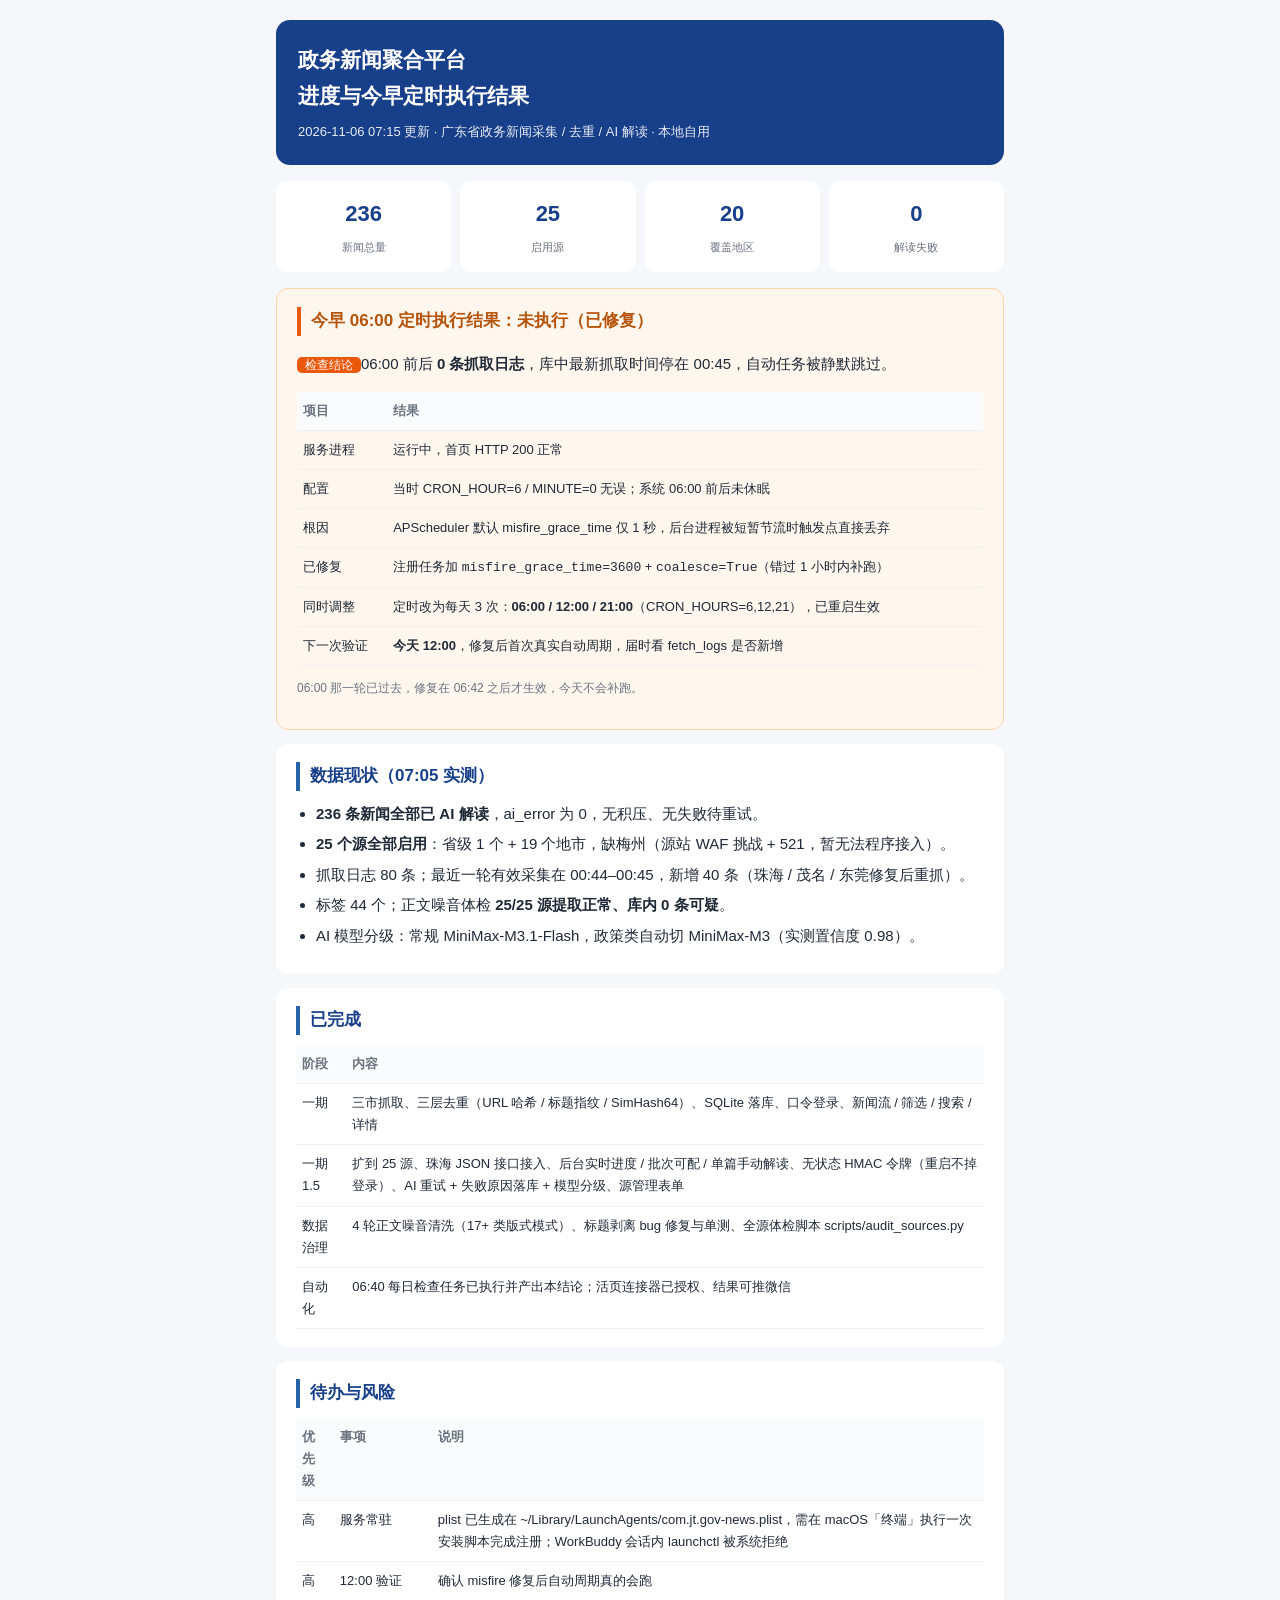
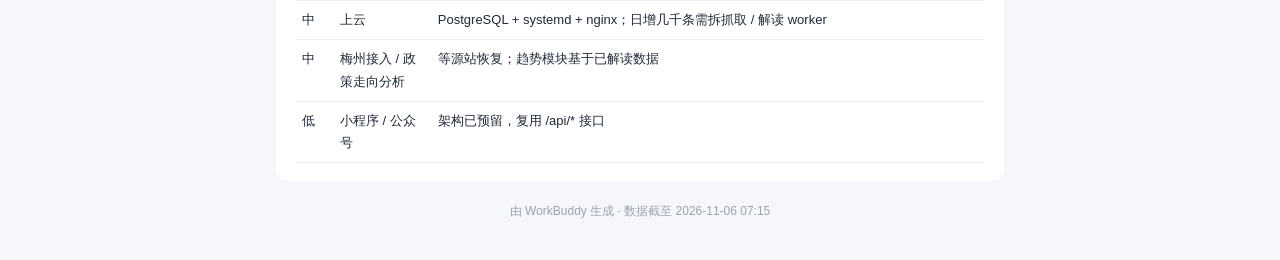
<file: docs/进度与定时执行结果-2026-11-06.html>
<!DOCTYPE html>
<html lang="zh-CN">
<head>
<meta charset="utf-8">
<meta name="viewport" content="width=device-width,initial-scale=1">
<title>政务新闻平台 · 进度与今早定时执行结果（11-06）</title>
<style>
*{box-sizing:border-box}body{margin:0;background:#f5f7fa;color:#1f2937;font-family:-apple-system,BlinkMacSystemFont,"PingFang SC",Arial,sans-serif;line-height:1.7;font-size:15px}
.wrap{max-width:760px;margin:0 auto;padding:20px 16px 40px}
.hero{background:#173f8a;color:#fff;border-radius:14px;padding:22px;margin-bottom:16px}
.hero h1{margin:0 0 8px;font-size:21px}.hero p{margin:0;opacity:.9;font-size:13px}
.kpis{display:grid;grid-template-columns:repeat(4,1fr);gap:9px;margin-bottom:16px}
.kpi{background:#fff;border-radius:11px;padding:14px 8px;text-align:center}.kpi b{display:block;font-size:22px;color:#173f8a}.kpi span{font-size:11px;color:#6b7280}
.card{background:#fff;border-radius:12px;padding:18px 20px;margin-bottom:14px}
.card h2{margin:0 0 10px;font-size:17px;color:#173f8a;border-left:4px solid #2563a8;padding-left:10px}
.alert{background:#fff7ed;border:1px solid #fed7aa}.alert h2{color:#b45309;border-left-color:#ea580c}
.badge{background:#ea580c;color:#fff;border-radius:5px;padding:1px 8px;font-size:12px}
ul{margin:8px 0;padding-left:20px}li{margin:5px 0}
table{width:100%;border-collapse:collapse;font-size:13px;margin-top:8px}
th,td{border-bottom:1px solid #eef0f3;padding:8px 6px;text-align:left;vertical-align:top}th{background:#fafbfc;color:#6b7280}
.muted{color:#6b7280;font-size:12px}.foot{text-align:center;color:#9ca3af;font-size:12px;margin-top:20px}
@media(max-width:420px){.kpis{grid-template-columns:repeat(2,1fr)}}
</style>
</head>
<body><div class="wrap">
<div class="hero">
<h1>政务新闻聚合平台<br>进度与今早定时执行结果</h1>
<p>2026-11-06 07:15 更新 · 广东省政务新闻采集 / 去重 / AI 解读 · 本地自用</p>
</div>

<div class="kpis">
<div class="kpi"><b>236</b><span>新闻总量</span></div>
<div class="kpi"><b>25</b><span>启用源</span></div>
<div class="kpi"><b>20</b><span>覆盖地区</span></div>
<div class="kpi"><b>0</b><span>解读失败</span></div>
</div>

<div class="card alert">
<h2>今早 06:00 定时执行结果：未执行（已修复）</h2>
<p><span class="badge">检查结论</span>06:00 前后 <b>0 条抓取日志</b>，库中最新抓取时间停在 00:45，自动任务被静默跳过。</p>
<table>
<tr><th>项目</th><th>结果</th></tr>
<tr><td>服务进程</td><td>运行中，首页 HTTP 200 正常</td></tr>
<tr><td>配置</td><td>当时 CRON_HOUR=6 / MINUTE=0 无误；系统 06:00 前后未休眠</td></tr>
<tr><td>根因</td><td>APScheduler 默认 misfire_grace_time 仅 1 秒，后台进程被短暂节流时触发点直接丢弃</td></tr>
<tr><td>已修复</td><td>注册任务加 <code>misfire_grace_time=3600</code> + <code>coalesce=True</code>（错过 1 小时内补跑）</td></tr>
<tr><td>同时调整</td><td>定时改为每天 3 次：<b>06:00 / 12:00 / 21:00</b>（CRON_HOURS=6,12,21），已重启生效</td></tr>
<tr><td>下一次验证</td><td><b>今天 12:00</b>，修复后首次真实自动周期，届时看 fetch_logs 是否新增</td></tr>
</table>
<p class="muted">06:00 那一轮已过去，修复在 06:42 之后才生效，今天不会补跑。</p>
</div>

<div class="card">
<h2>数据现状（07:05 实测）</h2>
<ul>
<li><b>236 条新闻全部已 AI 解读</b>，ai_error 为 0，无积压、无失败待重试。</li>
<li><b>25 个源全部启用</b>：省级 1 个 + 19 个地市，缺梅州（源站 WAF 挑战 + 521，暂无法程序接入）。</li>
<li>抓取日志 80 条；最近一轮有效采集在 00:44–00:45，新增 40 条（珠海 / 茂名 / 东莞修复后重抓）。</li>
<li>标签 44 个；正文噪音体检 <b>25/25 源提取正常、库内 0 条可疑</b>。</li>
<li>AI 模型分级：常规 MiniMax-M3.1-Flash，政策类自动切 MiniMax-M3（实测置信度 0.98）。</li>
</ul>
</div>

<div class="card">
<h2>已完成</h2>
<table>
<tr><th>阶段</th><th>内容</th></tr>
<tr><td>一期</td><td>三市抓取、三层去重（URL 哈希 / 标题指纹 / SimHash64）、SQLite 落库、口令登录、新闻流 / 筛选 / 搜索 / 详情</td></tr>
<tr><td>一期 1.5</td><td>扩到 25 源、珠海 JSON 接口接入、后台实时进度 / 批次可配 / 单篇手动解读、无状态 HMAC 令牌（重启不掉登录）、AI 重试 + 失败原因落库 + 模型分级、源管理表单</td></tr>
<tr><td>数据治理</td><td>4 轮正文噪音清洗（17+ 类版式模式）、标题剥离 bug 修复与单测、全源体检脚本 scripts/audit_sources.py</td></tr>
<tr><td>自动化</td><td>06:40 每日检查任务已执行并产出本结论；活页连接器已授权、结果可推微信</td></tr>
</table>
</div>

<div class="card">
<h2>待办与风险</h2>
<table>
<tr><th>优先级</th><th>事项</th><th>说明</th></tr>
<tr><td>高</td><td>服务常驻</td><td>plist 已生成在 ~/Library/LaunchAgents/com.jt.gov-news.plist，需在 macOS「终端」执行一次安装脚本完成注册；WorkBuddy 会话内 launchctl 被系统拒绝</td></tr>
<tr><td>高</td><td>12:00 验证</td><td>确认 misfire 修复后自动周期真的会跑</td></tr>
<tr><td>中</td><td>上云</td><td>PostgreSQL + systemd + nginx；日增几千条需拆抓取 / 解读 worker</td></tr>
<tr><td>中</td><td>梅州接入 / 政策走向分析</td><td>等源站恢复；趋势模块基于已解读数据</td></tr>
<tr><td>低</td><td>小程序 / 公众号</td><td>架构已预留，复用 /api/* 接口</td></tr>
</table>
</div>

<div class="foot">由 WorkBuddy 生成 · 数据截至 2026-11-06 07:15</div>
</div></body></html>
</file>
